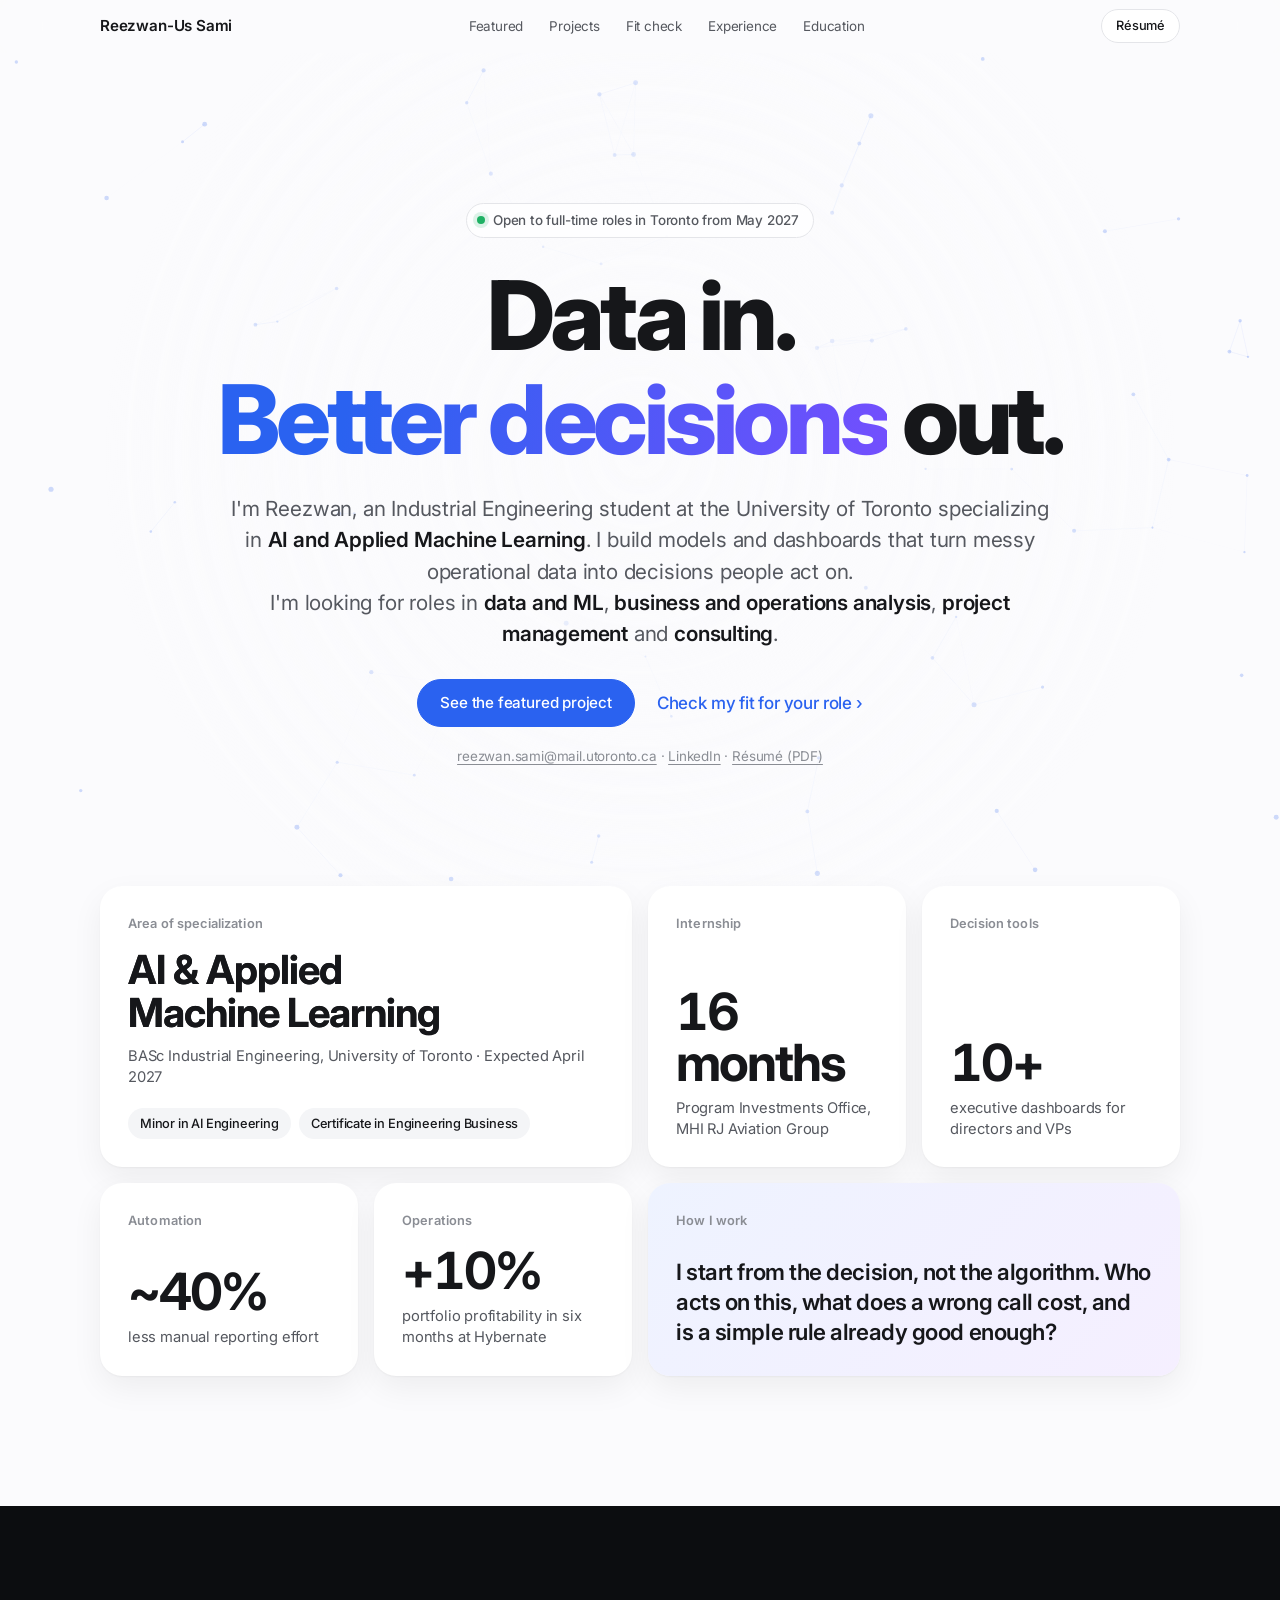
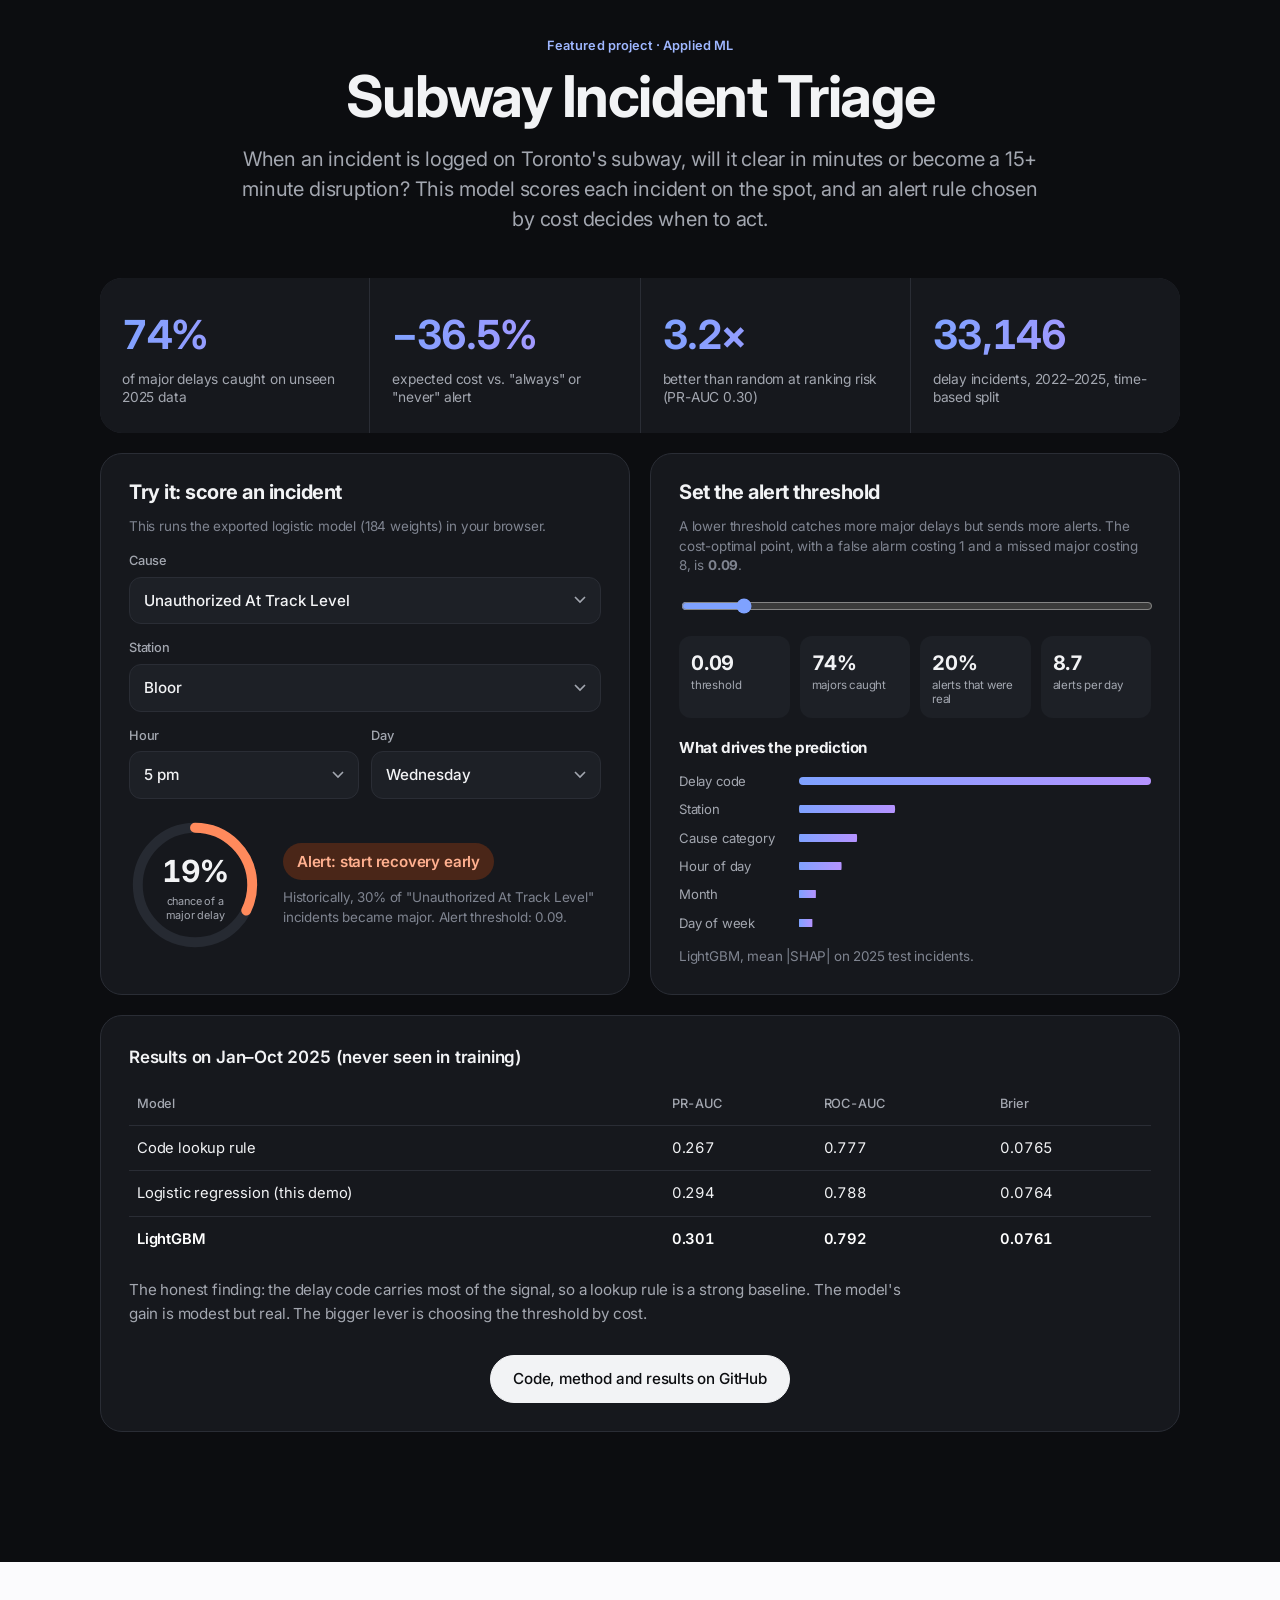
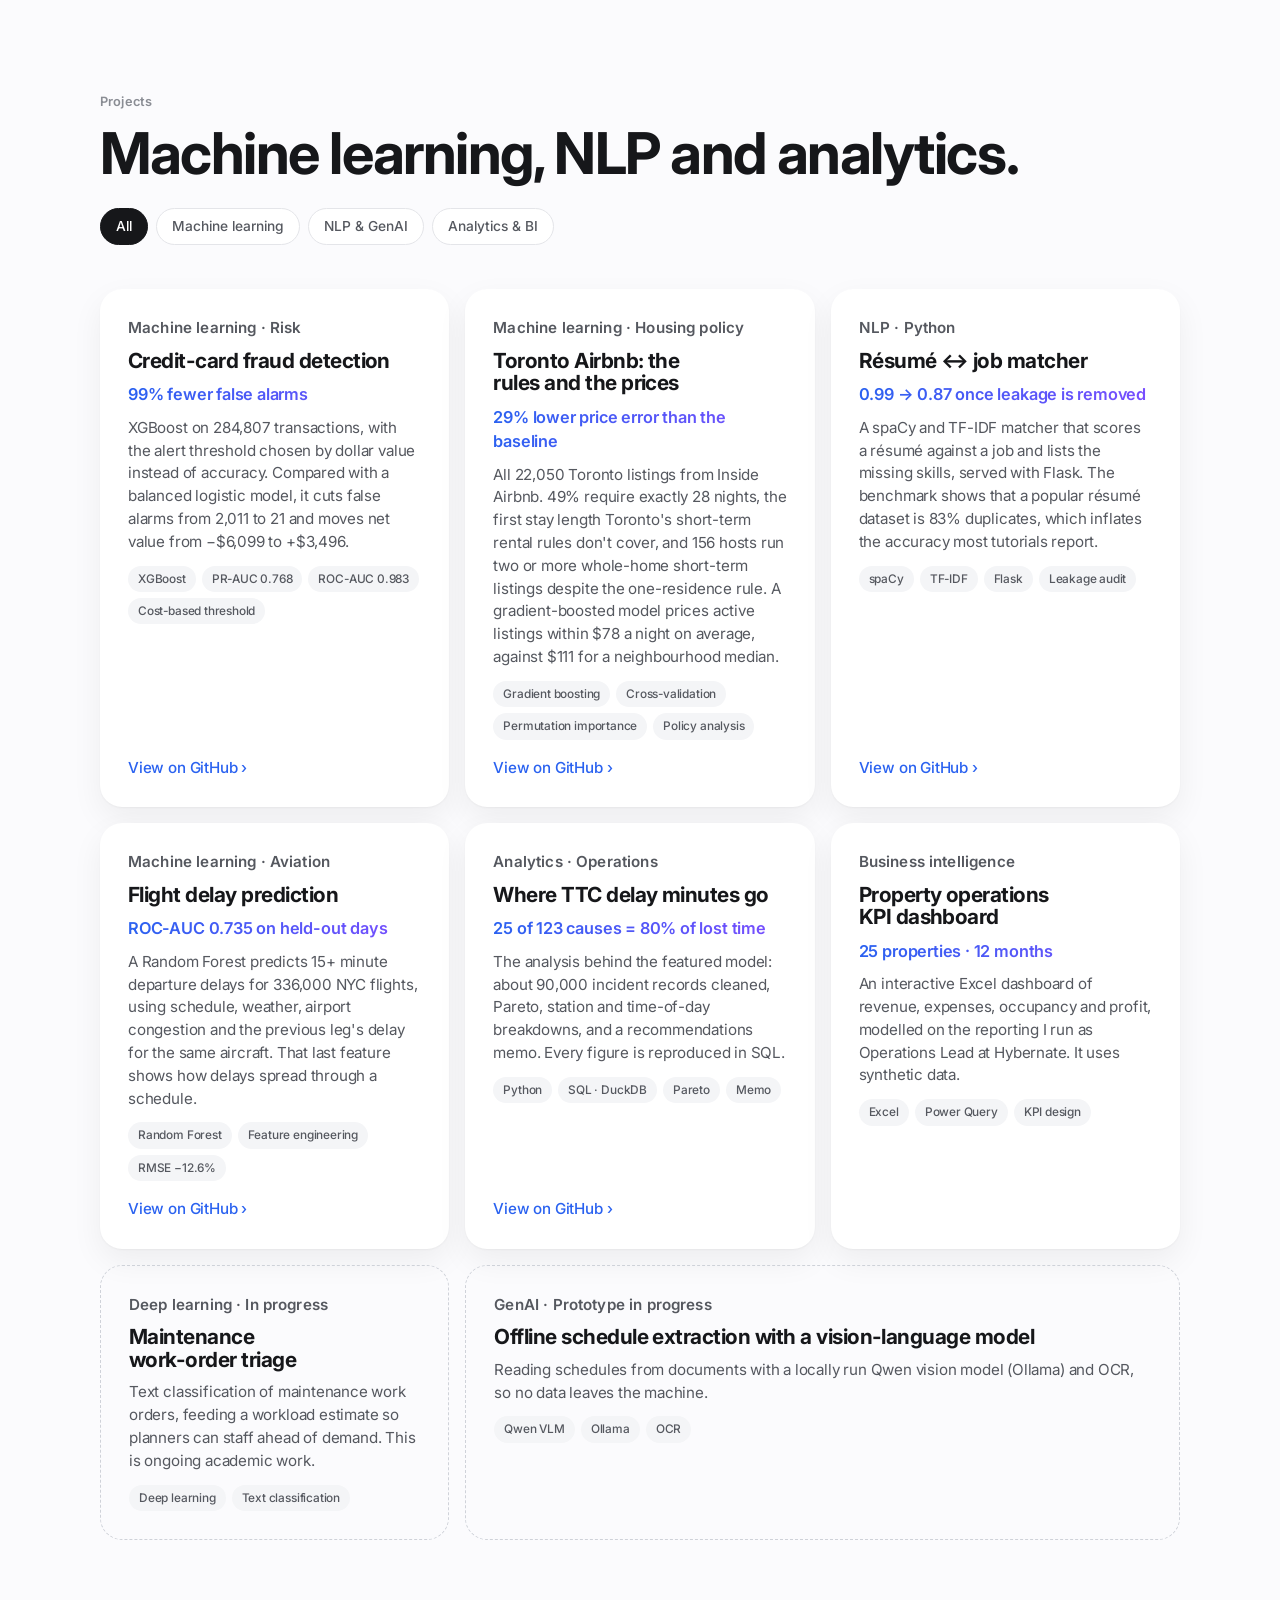
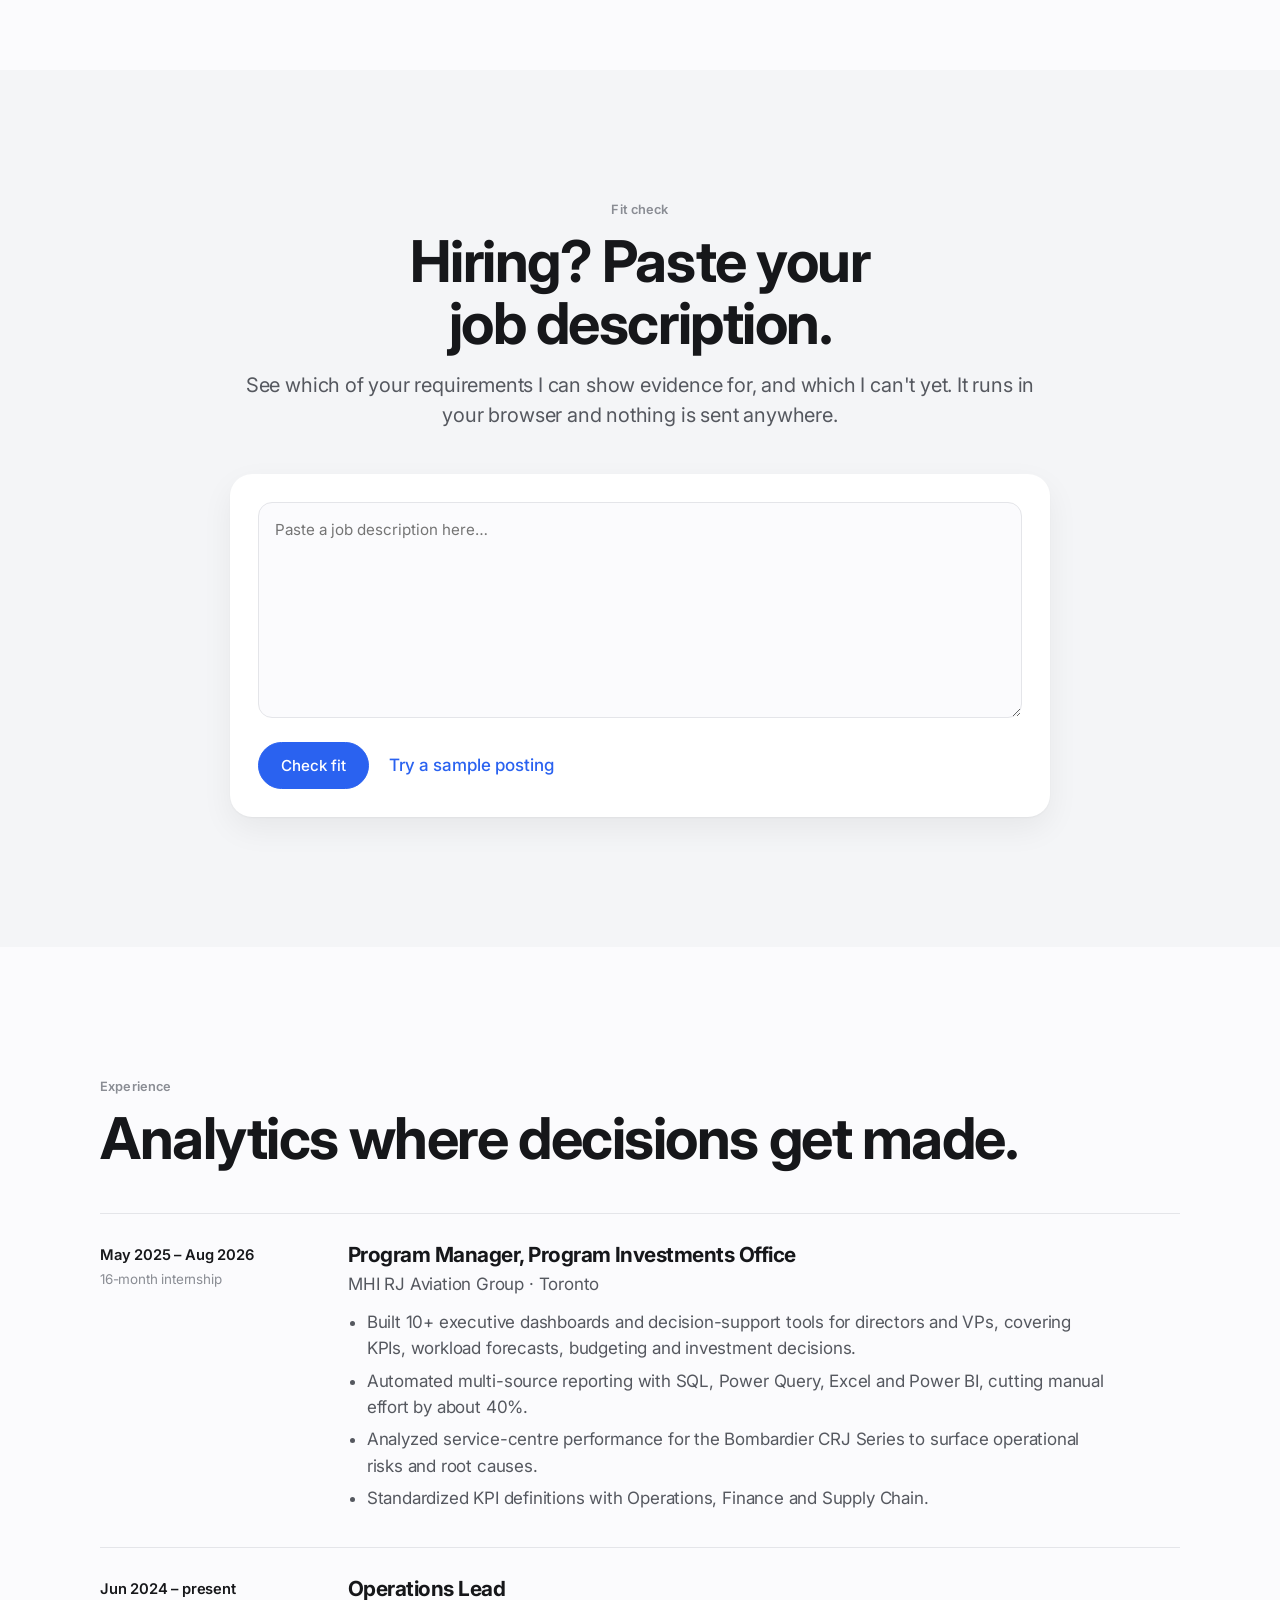
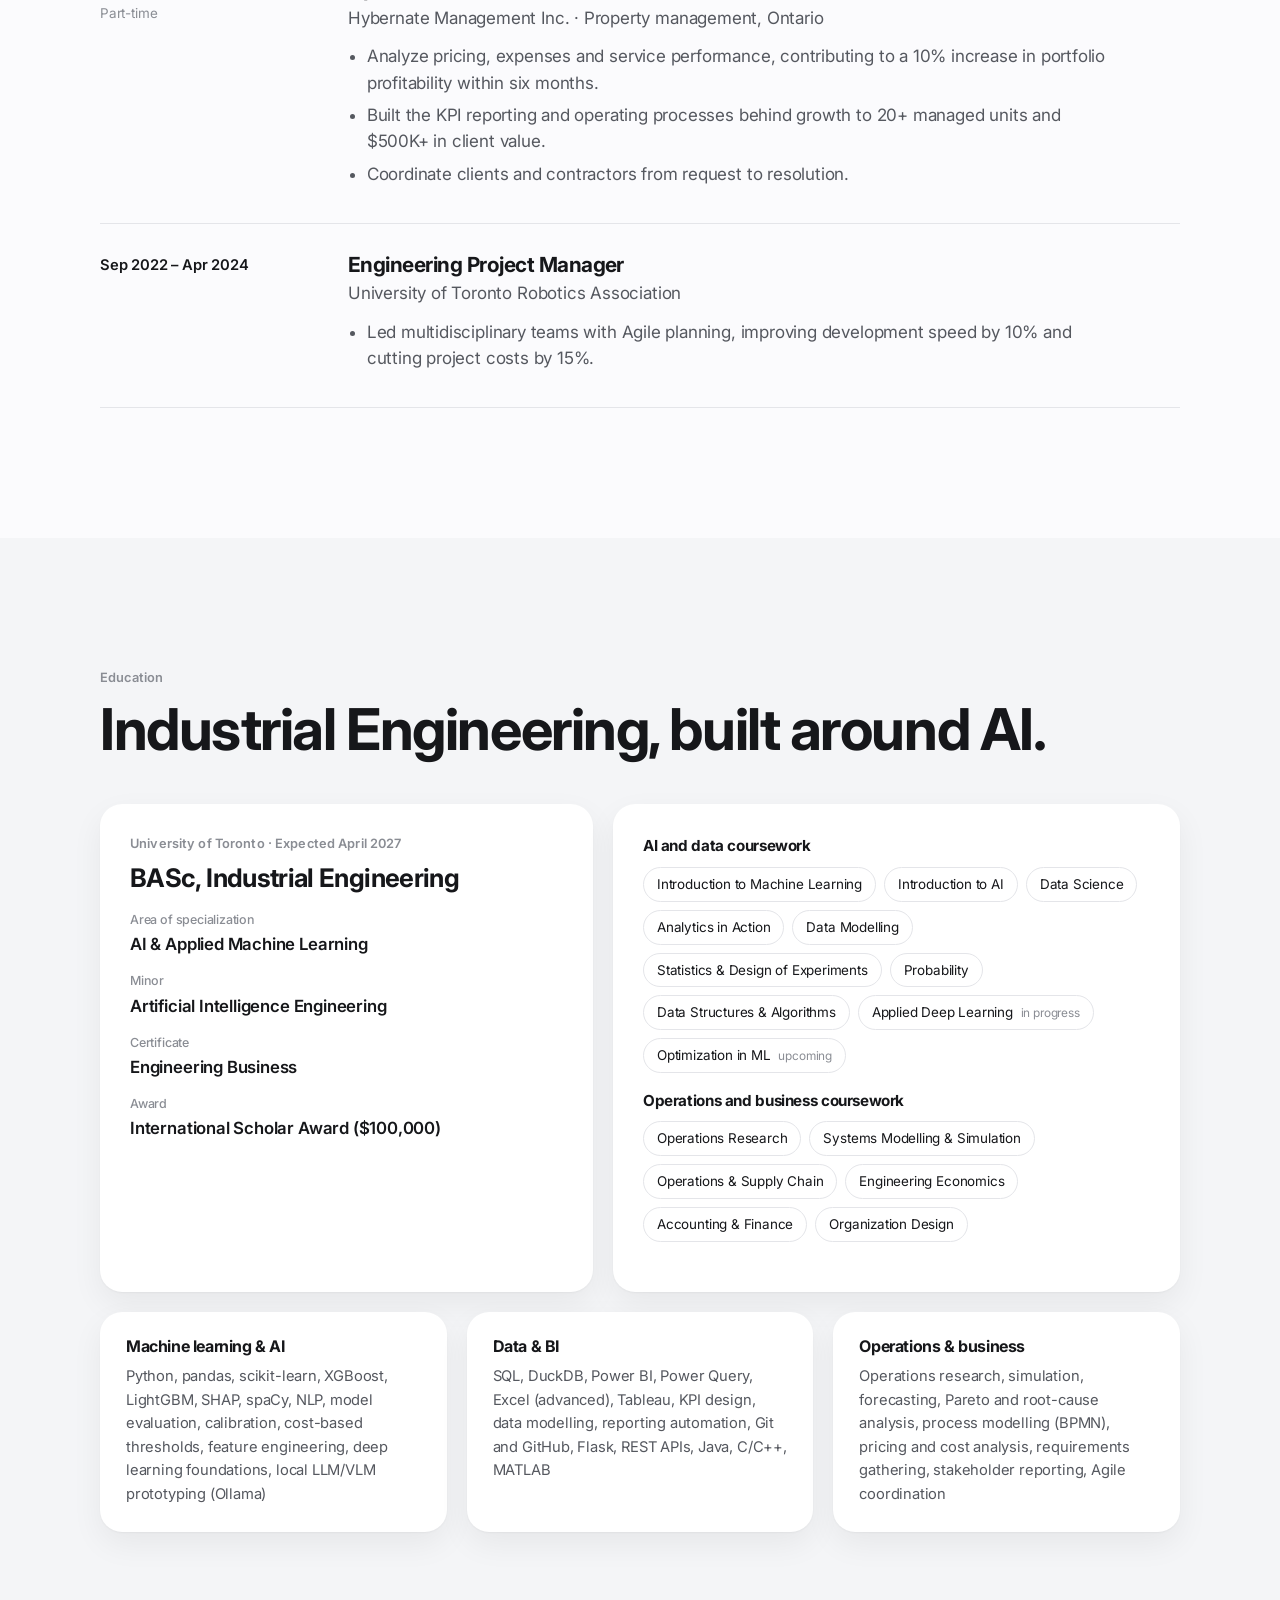
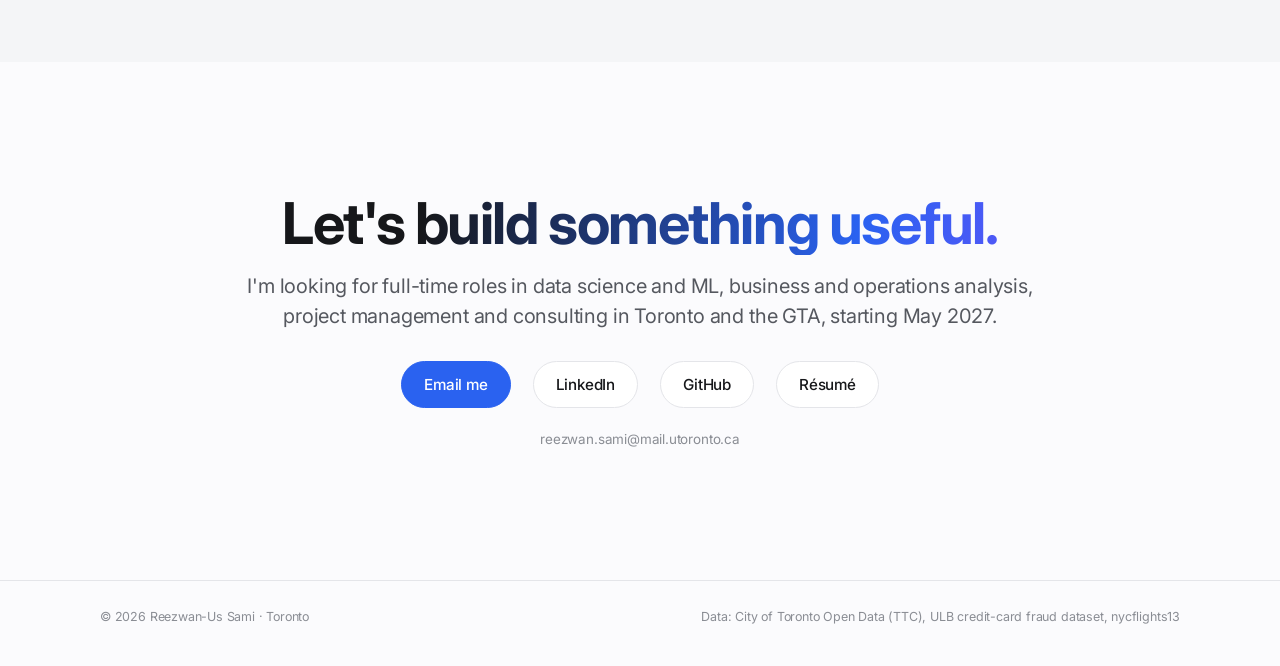
<file: index.html>
<!DOCTYPE html>
<html lang="en">
<head>
<meta charset="utf-8">
<meta name="viewport" content="width=device-width, initial-scale=1">
<title>Reezwan-Us Sami · Applied ML and Analytics</title>
<meta name="description" content="Reezwan-Us Sami: Industrial Engineering at the University of Toronto, specializing in AI and Applied Machine Learning, with a Minor in AI Engineering. Open to full-time roles in Toronto from May 2027 in data and ML, business and operations analysis, project management and consulting.">
<meta property="og:title" content="Reezwan-Us Sami · Applied ML and Analytics">
<meta property="og:description" content="Machine learning and analytics that turn operational data into decisions. University of Toronto, AI & Applied ML.">
<meta property="og:type" content="website">
<meta name="theme-color" content="#fbfbfd">
<link rel="icon" href="assets/favicon.svg" type="image/svg+xml">
<link rel="preconnect" href="https://fonts.googleapis.com">
<link rel="preconnect" href="https://fonts.gstatic.com" crossorigin>
<link href="https://fonts.googleapis.com/css2?family=Inter:wght@400;500;600;700;800&display=swap" rel="stylesheet">
<link rel="stylesheet" href="assets/style.css">
<script>document.documentElement.classList.add('js')</script>
<style>.hero-contact{margin-top:1.25rem}.hero-contact a{color:inherit;text-decoration:underline;text-underline-offset:3px}</style>
</head>
<body>

<nav class="nav" aria-label="Main">
  <div class="nav-in">
    <a class="brand" href="#top">Reezwan-Us Sami</a>
    <ul id="navlinks">
      <li><a href="#triage">Featured</a></li>
      <li><a href="#work">Projects</a></li>
      <li><a href="#matcher">Fit check</a></li>
      <li><a href="#experience">Experience</a></li>
      <li><a href="#education">Education</a></li>
    </ul>
    <div class="nav-r">
      <a class="pill sm" href="assets/Reezwan-Us_Sami_Resume.pdf">Résumé</a>
      <button class="menu" id="menuBtn" type="button" aria-label="Open menu" aria-expanded="false" aria-controls="navlinks">
        <svg viewBox="0 0 24 24" aria-hidden="true"><path d="M4 8h16M4 16h16"/></svg>
      </button>
    </div>
  </div>
</nav>

<main id="top">

<!-- HERO -->
<header class="hero">
  <canvas id="field" aria-hidden="true"></canvas>
  <div class="hero-in">
    <p class="avail"><span class="dot"></span>Open to full-time roles in Toronto from May 2027</p>
    <h1>Data in.<br><span class="grad">Better decisions</span> out.</h1>
    <p class="lead">I'm Reezwan, an Industrial Engineering student at the University of Toronto specializing in <strong>AI&nbsp;and Applied Machine Learning</strong>. I build models and dashboards that turn messy operational data into decisions people act on.</p>
    <p class="lead">I'm looking for roles in <strong>data and ML</strong>, <strong>business and operations analysis</strong>, <strong>project management</strong> and <strong>consulting</strong>.</p>
    <div class="cta">
      <a class="pill primary" href="#triage">See the featured project</a>
      <a class="link" href="#matcher">Check my fit for your role <span aria-hidden="true">›</span></a>
    </div>
    <p class="hint hero-contact"><a href="mailto:reezwan.sami@mail.utoronto.ca">reezwan.sami@mail.utoronto.ca</a> · <a href="https://www.linkedin.com/in/reezwans/">LinkedIn</a> · <a href="assets/Reezwan-Us_Sami_Resume.pdf">Résumé (PDF)</a></p>
  </div>
</header>

<!-- AT A GLANCE -->
<section class="sec glance" aria-label="At a glance">
  <div class="wrap">
    <div class="bento">
      <article class="tile t-wide reveal">
        <p class="kicker">Area of specialization</p>
        <h2>AI &amp; Applied Machine&nbsp;Learning</h2>
        <p class="muted">BASc Industrial Engineering, University of Toronto · Expected April 2027</p>
        <div class="badges"><span>Minor in AI Engineering</span><span>Certificate in Engineering Business</span></div>
      </article>
      <article class="tile reveal">
        <p class="kicker">Internship</p>
        <p class="big"><span data-count="16">16</span> months</p>
        <p class="muted">Program Investments Office, MHI RJ Aviation Group</p>
      </article>
      <article class="tile reveal">
        <p class="kicker">Decision tools</p>
        <p class="big"><span data-count="10">10</span>+</p>
        <p class="muted">executive dashboards for directors and VPs</p>
      </article>
      <article class="tile reveal">
        <p class="kicker">Automation</p>
        <p class="big">~<span data-count="40">40</span>%</p>
        <p class="muted">less manual reporting effort</p>
      </article>
      <article class="tile reveal">
        <p class="kicker">Operations</p>
        <p class="big">+<span data-count="10">10</span>%</p>
        <p class="muted">portfolio profitability in six months at Hybernate</p>
      </article>
      <article class="tile t-wide t-soft reveal">
        <p class="kicker">How I work</p>
        <p class="statement">I start from the decision, not the algorithm. Who acts on this, what does a wrong call cost, and is a simple rule already good enough?</p>
      </article>
    </div>
  </div>
</section>

<!-- FEATURED -->
<section class="sec dark" id="triage">
  <div class="wrap">
    <div class="head center reveal">
      <p class="kicker light">Featured project · Applied ML</p>
      <h2>Subway Incident Triage</h2>
      <p class="sub">When an incident is logged on Toronto's subway, will it clear in minutes or become a 15+ minute disruption? This model scores each incident on the spot, and an alert rule chosen by cost decides when to act.</p>
    </div>

    <div class="stats reveal">
      <div><b>74%</b><span>of major delays caught on unseen 2025 data</span></div>
      <div><b>−36.5%</b><span>expected cost vs. "always" or "never" alert</span></div>
      <div><b>3.2×</b><span>better than random at ranking risk (PR-AUC 0.30)</span></div>
      <div><b>33,146</b><span>delay incidents, 2022–2025, time-based split</span></div>
    </div>

    <div class="lab reveal">
      <div class="panel">
        <h3>Try it: score an incident</h3>
        <p class="hint">This runs the exported logistic model (184 weights) in your browser.</p>
        <label>Cause<select id="tCode"></select></label>
        <label>Station<select id="tStation"></select></label>
        <div class="two">
          <label>Hour<select id="tHour"></select></label>
          <label>Day<select id="tDay"></select></label>
        </div>
        <div class="result">
          <div class="ring" id="tRing" style="--p:0">
            <svg viewBox="0 0 120 120" aria-hidden="true"><circle cx="60" cy="60" r="52"/><circle class="fg" cx="60" cy="60" r="52"/></svg>
            <div><b id="tProb">–</b><span>chance of a major delay</span></div>
          </div>
          <div class="verdict">
            <p id="tVerdict" class="tag">–</p>
            <p class="hint" id="tContext"></p>
          </div>
        </div>
      </div>

      <div class="panel">
        <h3>Set the alert threshold</h3>
        <p class="hint">A lower threshold catches more major delays but sends more alerts. The cost-optimal point, with a false alarm costing 1 and a missed major costing 8, is <b id="tBest">0.09</b>.</p>
        <input type="range" id="tSlider" min="0" max="0" step="1" aria-label="Alert threshold">
        <div class="readout">
          <div><b id="rT">–</b><span>threshold</span></div>
          <div><b id="rRecall">–</b><span>majors caught</span></div>
          <div><b id="rPrec">–</b><span>alerts that were real</span></div>
          <div><b id="rAlerts">–</b><span>alerts per day</span></div>
        </div>
        <h4>What drives the prediction</h4>
        <div id="tImp" class="bars"></div>
        <p class="hint">LightGBM, mean |SHAP| on 2025 test incidents.</p>
      </div>
    </div>

    <div class="compare reveal">
      <table>
        <caption>Results on Jan–Oct 2025 (never seen in training)</caption>
        <thead><tr><th>Model</th><th>PR-AUC</th><th>ROC-AUC</th><th>Brier</th></tr></thead>
        <tbody id="tTable"></tbody>
      </table>
      <p class="note">The honest finding: the delay code carries most of the signal, so a lookup rule is a strong baseline. The model's gain is modest but real. The bigger lever is choosing the threshold by cost.</p>
      <div class="cta center">
        <a class="pill light" href="https://github.com/Reezwan95/subway-incident-triage">Code, method and results on GitHub</a>
      </div>
    </div>
  </div>
</section>

<!-- PROJECTS -->
<section class="sec" id="work">
  <div class="wrap">
    <div class="head reveal">
      <p class="kicker">Projects</p>
      <h2>Machine learning, NLP and analytics.</h2>
      <div class="chips" role="group" aria-label="Filter projects">
        <button class="chip" aria-pressed="true" data-f="all">All</button>
        <button class="chip" aria-pressed="false" data-f="ml">Machine learning</button>
        <button class="chip" aria-pressed="false" data-f="nlp">NLP &amp; GenAI</button>
        <button class="chip" aria-pressed="false" data-f="bi">Analytics &amp; BI</button>
      </div>
    </div>
    <div class="grid" id="grid">
      <article class="card reveal" data-t="ml">
        <p class="kicker">Machine learning · Risk</p>
        <h3>Credit-card fraud detection</h3>
        <p class="metric">99% fewer false alarms</p>
        <p>XGBoost on 284,807 transactions, with the alert threshold chosen by dollar value instead of accuracy. Compared with a balanced logistic model, it cuts false alarms from 2,011 to 21 and moves net value from −$6,099 to +$3,496.</p>
        <ul class="tags"><li>XGBoost</li><li>PR-AUC 0.768</li><li>ROC-AUC 0.983</li><li>Cost-based threshold</li></ul>
        <a class="link" href="https://github.com/Reezwan95/Fraud_Detection_System_ML">View on GitHub <span aria-hidden="true">›</span></a>
      </article>
      <article class="card reveal" data-t="ml">
        <p class="kicker">Machine learning · Housing policy</p>
        <h3>Toronto Airbnb: the rules and the prices</h3>
        <p class="metric">29% lower price error than the baseline</p>
        <p>All 22,050 Toronto listings from Inside Airbnb. 49% require exactly 28 nights, the first stay length Toronto's short-term rental rules don't cover, and 156 hosts run two or more whole-home short-term listings despite the one-residence rule. A gradient-boosted model prices active listings within $78 a night on average, against $111 for a neighbourhood median.</p>
        <ul class="tags"><li>Gradient boosting</li><li>Cross-validation</li><li>Permutation importance</li><li>Policy analysis</li></ul>
        <a class="link" href="https://github.com/Reezwan95/airbnb-toronto-analysis">View on GitHub <span aria-hidden="true">›</span></a>
      </article>
      <article class="card reveal" data-t="nlp">
        <p class="kicker">NLP · Python</p>
        <h3>Résumé ↔ job matcher</h3>
        <p class="metric">0.99 → 0.87 once leakage is removed</p>
        <p>A spaCy and TF-IDF matcher that scores a résumé against a job and lists the missing skills, served with Flask. The benchmark shows that a popular résumé dataset is 83% duplicates, which inflates the accuracy most tutorials report.</p>
        <ul class="tags"><li>spaCy</li><li>TF-IDF</li><li>Flask</li><li>Leakage audit</li></ul>
        <a class="link" href="https://github.com/Reezwan95/resume-job-matcher">View on GitHub <span aria-hidden="true">›</span></a>
      </article>
      <article class="card reveal" data-t="ml">
        <p class="kicker">Machine learning · Aviation</p>
        <h3>Flight delay prediction</h3>
        <p class="metric">ROC-AUC 0.735 on held-out days</p>
        <p>A Random Forest predicts 15+ minute departure delays for 336,000 NYC flights, using schedule, weather, airport congestion and the previous leg's delay for the same aircraft. That last feature shows how delays spread through a schedule.</p>
        <ul class="tags"><li>Random Forest</li><li>Feature engineering</li><li>RMSE −12.6%</li></ul>
        <a class="link" href="https://github.com/Reezwan95/US_Flight-Delays_Weather_Analytics">View on GitHub <span aria-hidden="true">›</span></a>
      </article>
      <article class="card reveal" data-t="bi">
        <p class="kicker">Analytics · Operations</p>
        <h3>Where TTC delay minutes go</h3>
        <p class="metric">25 of 123 causes = 80% of lost time</p>
        <p>The analysis behind the featured model: about 90,000 incident records cleaned, Pareto, station and time-of-day breakdowns, and a recommendations memo. Every figure is reproduced in SQL.</p>
        <ul class="tags"><li>Python</li><li>SQL · DuckDB</li><li>Pareto</li><li>Memo</li></ul>
        <a class="link" href="https://github.com/Reezwan95/ttc-subway-delay-analysis">View on GitHub <span aria-hidden="true">›</span></a>
      </article>
      <article class="card reveal" data-t="bi">
        <p class="kicker">Business intelligence</p>
        <h3>Property operations KPI dashboard</h3>
        <p class="metric">25 properties · 12 months</p>
        <p>An interactive Excel dashboard of revenue, expenses, occupancy and profit, modelled on the reporting I run as Operations Lead at Hybernate. It uses synthetic data.</p>
        <ul class="tags"><li>Excel</li><li>Power Query</li><li>KPI design</li></ul>
      </article>
      <article class="card wip reveal" data-t="nlp">
        <p class="kicker">Deep learning · In progress</p>
        <h3>Maintenance work-order triage</h3>
        <p>Text classification of maintenance work orders, feeding a workload estimate so planners can staff ahead of demand. This is ongoing academic work.</p>
        <ul class="tags"><li>Deep learning</li><li>Text classification</li></ul>
      </article>
      <article class="card wip reveal" data-t="nlp">
        <p class="kicker">GenAI · Prototype in progress</p>
        <h3>Offline schedule extraction with a vision-language model</h3>
        <p>Reading schedules from documents with a locally run Qwen vision model (Ollama) and OCR, so no data leaves the machine.</p>
        <ul class="tags"><li>Qwen VLM</li><li>Ollama</li><li>OCR</li></ul>
      </article>
    </div>
  </div>
</section>

<!-- JD MATCHER -->
<section class="sec soft" id="matcher">
  <div class="wrap narrow">
    <div class="head center reveal">
      <p class="kicker">Fit check</p>
      <h2>Hiring? Paste your job description.</h2>
      <p class="sub">See which of your requirements I can show evidence for, and which I can't yet. It runs in your browser and nothing is sent anywhere.</p>
    </div>
    <div class="matcher reveal">
      <textarea id="jd" rows="8" placeholder="Paste a job description here…"></textarea>
      <div class="m-actions">
        <button class="pill primary" id="jdGo" type="button">Check fit</button>
        <button class="link" id="jdSample" type="button">Try a sample posting</button>
      </div>
      <div id="jdOut" class="m-out" hidden>
        <div class="m-score"><b id="jdPct">–</b><span id="jdSum"></span></div>
        <div class="m-cols">
          <div><h4>Where I have evidence</h4><ul id="jdHave" class="ev"></ul></div>
          <div><h4>Not on my résumé yet</h4><ul id="jdGap" class="gap"></ul><p class="hint">Listed honestly, since these are what I'd learn first in the role.</p></div>
        </div>
      </div>
    </div>
  </div>
</section>

<!-- EXPERIENCE -->
<section class="sec" id="experience">
  <div class="wrap">
    <div class="head reveal">
      <p class="kicker">Experience</p>
      <h2>Analytics where decisions get made.</h2>
    </div>
    <div class="xp">
      <article class="job reveal">
        <div class="when">May 2025 – Aug 2026<span>16-month internship</span></div>
        <div>
          <h3>Program Manager, Program Investments Office</h3>
          <p class="org">MHI RJ Aviation Group · Toronto</p>
          <ul>
            <li>Built 10+ executive dashboards and decision-support tools for directors and VPs, covering KPIs, workload forecasts, budgeting and investment decisions.</li>
            <li>Automated multi-source reporting with SQL, Power Query, Excel and Power BI, cutting manual effort by about 40%.</li>
            <li>Analyzed service-centre performance for the Bombardier CRJ Series to surface operational risks and root causes.</li>
            <li>Standardized KPI definitions with Operations, Finance and Supply Chain.</li>
          </ul>
        </div>
      </article>
      <article class="job reveal">
        <div class="when">Jun 2024 – present<span>Part-time</span></div>
        <div>
          <h3>Operations Lead</h3>
          <p class="org">Hybernate Management Inc. · Property management, Ontario</p>
          <ul>
            <li>Analyze pricing, expenses and service performance, contributing to a 10% increase in portfolio profitability within six months.</li>
            <li>Built the KPI reporting and operating processes behind growth to 20+ managed units and $500K+ in client value.</li>
            <li>Coordinate clients and contractors from request to resolution.</li>
          </ul>
        </div>
      </article>
      <article class="job reveal">
        <div class="when">Sep 2022 – Apr 2024</div>
        <div>
          <h3>Engineering Project Manager</h3>
          <p class="org">University of Toronto Robotics Association</p>
          <ul>
            <li>Led multidisciplinary teams with Agile planning, improving development speed by 10% and cutting project costs by 15%.</li>
          </ul>
        </div>
      </article>
    </div>
  </div>
</section>

<!-- EDUCATION + SKILLS -->
<section class="sec soft" id="education">
  <div class="wrap">
    <div class="head reveal">
      <p class="kicker">Education</p>
      <h2>Industrial Engineering, built around AI.</h2>
    </div>
    <div class="edu reveal">
      <div class="edu-main">
        <p class="kicker">University of Toronto · Expected April 2027</p>
        <h3>BASc, Industrial Engineering</h3>
        <dl>
          <div><dt>Area of specialization</dt><dd>AI &amp; Applied Machine Learning</dd></div>
          <div><dt>Minor</dt><dd>Artificial Intelligence Engineering</dd></div>
          <div><dt>Certificate</dt><dd>Engineering Business</dd></div>
          <div><dt>Award</dt><dd>International Scholar Award ($100,000)</dd></div>
        </dl>
      </div>
      <div>
        <h4>AI and data coursework</h4>
        <ul class="chips static">
          <li>Introduction to Machine Learning</li><li>Introduction to AI</li><li>Data Science</li><li>Analytics in Action</li><li>Data Modelling</li><li>Statistics &amp; Design of Experiments</li><li>Probability</li><li>Data Structures &amp; Algorithms</li><li>Applied Deep Learning <em>in progress</em></li><li>Optimization in ML <em>upcoming</em></li>
        </ul>
        <h4>Operations and business coursework</h4>
        <ul class="chips static">
          <li>Operations Research</li><li>Systems Modelling &amp; Simulation</li><li>Operations &amp; Supply Chain</li><li>Engineering Economics</li><li>Accounting &amp; Finance</li><li>Organization Design</li>
        </ul>
      </div>
    </div>

    <div class="skills">
      <article class="reveal"><h4>Machine learning &amp; AI</h4><p>Python, pandas, scikit-learn, XGBoost, LightGBM, SHAP, spaCy, NLP, model evaluation, calibration, cost-based thresholds, feature engineering, deep learning foundations, local LLM/VLM prototyping (Ollama)</p></article>
      <article class="reveal"><h4>Data &amp; BI</h4><p>SQL, DuckDB, Power BI, Power Query, Excel (advanced), Tableau, KPI design, data modelling, reporting automation, Git and GitHub, Flask, REST APIs, Java, C/C++, MATLAB</p></article>
      <article class="reveal"><h4>Operations &amp; business</h4><p>Operations research, simulation, forecasting, Pareto and root-cause analysis, process modelling (BPMN), pricing and cost analysis, requirements gathering, stakeholder reporting, Agile coordination</p></article>
    </div>
  </div>
</section>

<!-- CONTACT -->
<section class="sec contact" id="contact">
  <div class="wrap center reveal">
    <h2>Let's build something useful.</h2>
    <p class="sub">I'm looking for full-time roles in data science and ML, business and operations analysis, project management and consulting in Toronto and the GTA, starting May 2027.</p>
    <div class="cta center">
      <a class="pill primary" href="mailto:reezwan.sami@mail.utoronto.ca">Email me</a>
      <a class="pill" href="https://www.linkedin.com/in/reezwans/">LinkedIn</a>
      <a class="pill" href="https://github.com/Reezwan95">GitHub</a>
      <a class="pill" href="assets/Reezwan-Us_Sami_Resume.pdf">Résumé</a>
    </div>
    <p class="hint">reezwan.sami@mail.utoronto.ca</p>
  </div>
</section>
</main>

<footer>
  <div class="wrap">
    <span>© 2026 Reezwan-Us Sami · Toronto</span>
    <span>Data: City of Toronto Open Data (TTC), ULB credit-card fraud dataset, nycflights13</span>
  </div>
</footer>

<script src="assets/triage.js"></script>
<script src="assets/main.js"></script>
</body>
</html>
</file>
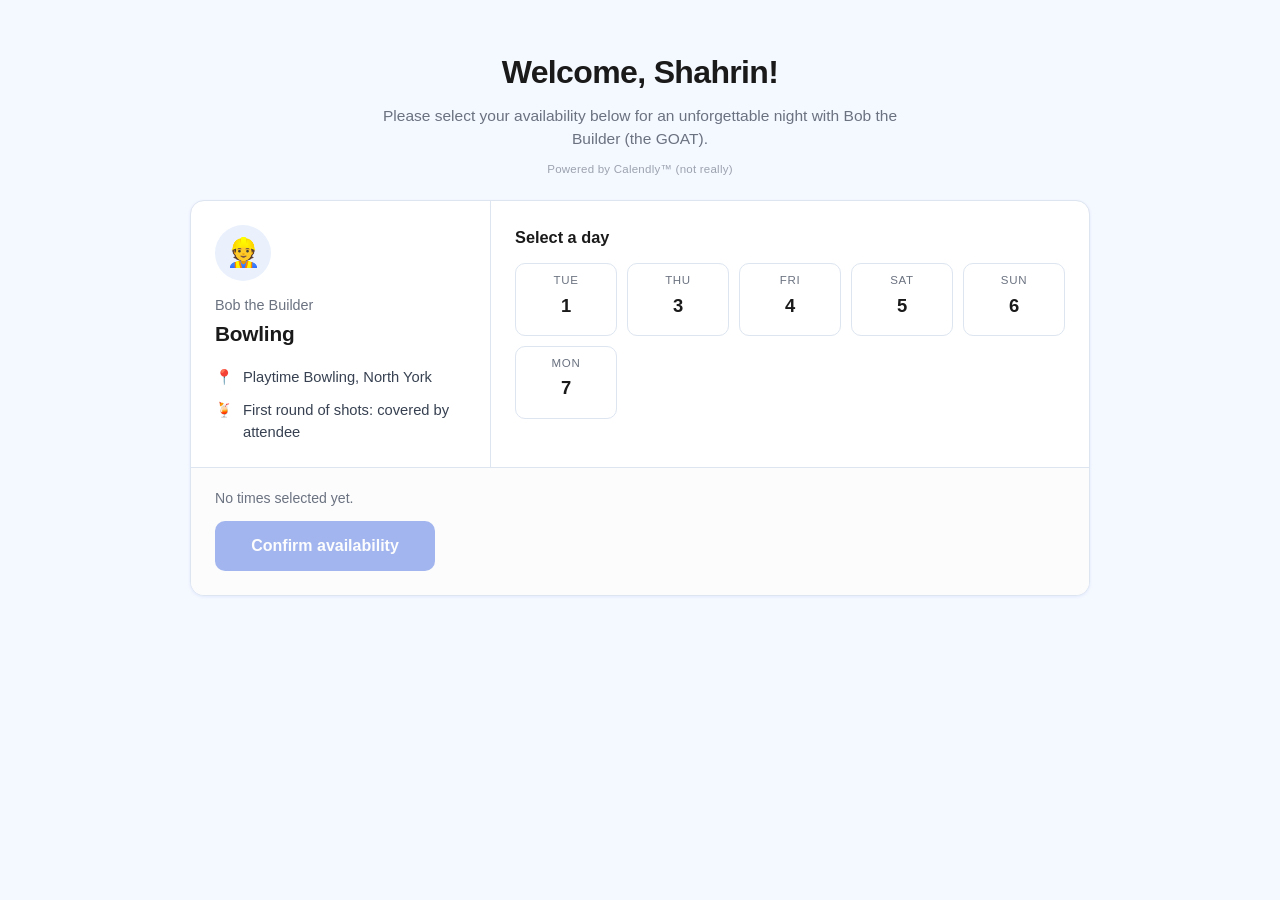
<file: bowling/index.html>
<!DOCTYPE html>
<html lang="en">
<head>
<meta charset="utf-8">
<meta name="viewport" content="width=device-width, initial-scale=1">
<title>Bowling with Bob the Builder</title>
<style>
  :root{
    --accent:#1d4ed8;
    --accent-soft:#eaf1fd;
    --ink:#1a1a1a;
    --muted:#6b7280;
    --line:#dde5f0;
    --bg:#f4f8ff;
  }
  *{box-sizing:border-box;-webkit-tap-highlight-color:transparent}
  body{
    margin:0;padding:20px 14px 48px;
    background:var(--bg);color:var(--ink);
    font-family:-apple-system,BlinkMacSystemFont,"Segoe UI",Roboto,Helvetica,Arial,sans-serif;
    line-height:1.5;
  }
  .wrap{max-width:900px;margin:0 auto}
  header{text-align:center;margin:8px 0 22px}
  h1{font-size:1.6rem;margin:0 0 8px;letter-spacing:-.02em}
  .sub{color:var(--muted);margin:0 auto;max-width:34em;font-size:.97rem}
  .fine{color:#9ca3af;font-size:.72rem;margin-top:10px;letter-spacing:.02em}
  .card{
    background:#fff;border:1px solid var(--line);border-radius:14px;
    box-shadow:0 1px 3px rgba(29,78,216,.08);overflow:hidden;
  }
  .grid{display:flex;flex-direction:column}
  .host{padding:24px;border-bottom:1px solid var(--line)}
  .avatar{
    width:56px;height:56px;border-radius:50%;background:var(--accent-soft);
    display:flex;align-items:center;justify-content:center;font-size:28px;margin-bottom:14px;
  }
  .hostname{color:var(--muted);font-size:.9rem;margin:0}
  .event{font-size:1.3rem;font-weight:650;margin:2px 0 16px;letter-spacing:-.01em}
  .meta{list-style:none;padding:0;margin:0;display:grid;gap:11px}
  .meta li{display:flex;gap:10px;font-size:.92rem;color:#374151;align-items:flex-start}
  .meta span.ico{flex:0 0 1.2em}
  .picker{padding:24px}
  .label{font-weight:650;font-size:1.02rem;margin:0 0 14px}
  .dates{display:grid;grid-template-columns:repeat(auto-fit,minmax(88px,1fr));gap:10px}
  .date{
    min-height:62px;border:1px solid var(--line);background:#fff;border-radius:10px;
    cursor:pointer;font:inherit;color:var(--ink);padding:8px 4px;
    display:flex;flex-direction:column;align-items:center;justify-content:center;gap:2px;
    transition:border-color .15s,background .15s;
  }
  .date .dow{font-size:.72rem;text-transform:uppercase;letter-spacing:.06em;color:var(--muted)}
  .date .num{font-size:1.15rem;font-weight:650}
  .date:hover{border-color:var(--accent);background:var(--accent-soft)}
  .date.open{border-color:var(--accent);background:var(--accent);color:#fff}
  .date.open .dow{color:rgba(255,255,255,.8)}
  .date.has{border-color:var(--accent)}
  .dot{width:5px;height:5px;border-radius:50%;background:var(--accent);margin-top:1px}
  .date.open .dot{background:#fff}
  .slots{margin-top:18px;display:none}
  .slots.show{display:block}
  .slots h3{font-size:.86rem;font-weight:650;color:var(--muted);margin:0 0 10px;text-transform:uppercase;letter-spacing:.05em}
  .slotgrid{display:grid;grid-template-columns:repeat(auto-fit,minmax(104px,1fr));gap:10px}
  .slot{
    min-height:46px;border:1px solid var(--accent);background:#fff;color:var(--accent);
    border-radius:10px;font:inherit;font-weight:600;cursor:pointer;
    transition:background .15s,color .15s;
  }
  .slot:hover{background:var(--accent-soft)}
  .slot.sel{background:var(--accent);color:#fff}
  .footer{padding:20px 24px 24px;border-top:1px solid var(--line);background:#fcfcfd}
  .count{font-size:.88rem;color:var(--muted);margin:0 0 12px;min-height:1.3em}
  .btn{
    width:100%;min-height:50px;border:0;border-radius:10px;background:var(--accent);color:#fff;
    font:inherit;font-weight:650;font-size:1rem;cursor:pointer;transition:opacity .15s;
  }
  .btn:disabled{opacity:.4;cursor:not-allowed}
  .btn.ghost{background:#fff;color:var(--accent);border:1px solid var(--accent);margin-top:12px}
  .done{padding:40px 24px;text-align:center;display:none}
  .done.show{display:block}
  .check{
    width:62px;height:62px;border-radius:50%;background:var(--accent-soft);color:var(--accent);
    display:flex;align-items:center;justify-content:center;font-size:34px;margin:0 auto 18px;
  }
  .done h2{margin:0 0 8px;font-size:1.3rem;letter-spacing:-.01em}
  .done .list{
    list-style:none;padding:16px;margin:20px auto;max-width:360px;text-align:left;
    background:var(--accent-soft);border-radius:10px;display:grid;gap:8px;font-size:.93rem;
  }
  .done .note{color:var(--muted);font-size:.93rem;margin:0}
  .toast{
    position:fixed;left:50%;bottom:28px;transform:translate(-50%,20px);
    background:#111827;color:#fff;padding:10px 18px;border-radius:999px;font-size:.88rem;
    opacity:0;pointer-events:none;transition:opacity .2s,transform .2s;
  }
  .toast.show{opacity:1;transform:translate(-50%,0)}
  @media(min-width:760px){
    body{padding-top:40px}
    h1{font-size:2rem}
    .grid{flex-direction:row}
    .host{flex:0 0 300px;border-bottom:0;border-right:1px solid var(--line)}
    .picker{flex:1}
    .footer{padding:20px 24px 24px}
    .btn{width:auto;min-width:220px;padding:0 28px}
    .btn.ghost{margin-top:0;margin-left:12px}
  }
</style>
</head>
<body>
<div class="wrap">
  <header>
    <h1>Welcome, Shahrin!</h1>
    <p class="sub">Please select your availability below for an unforgettable night with Bob the Builder (the GOAT).</p>
    <p class="fine">Powered by Calendly&trade; (not really)</p>
  </header>

  <div class="card">
    <div id="booking">
      <div class="grid">
        <div class="host">
          <div class="avatar">&#128119;</div>
          <p class="hostname">Bob the Builder</p>
          <p class="event">Bowling</p>
          <ul class="meta">
            <li><span class="ico">&#128205;</span><span>Playtime Bowling, North York</span></li>
            <li><span class="ico">&#127865;</span><span>First round of shots: covered by attendee</span></li>
          </ul>
        </div>

        <div class="picker">
          <p class="label">Select a day</p>
          <div class="dates" id="dates"></div>
          <div class="slots" id="slots">
            <h3 id="slotsHead">Times</h3>
            <div class="slotgrid" id="slotgrid"></div>
          </div>
        </div>
      </div>
      <div class="footer">
        <p class="count" id="count">No times selected yet.</p>
        <button class="btn" id="confirm" disabled>Confirm availability</button>
      </div>
    </div>

    <div class="done" id="done">
      <div class="check">&#10003;</div>
      <h2>Booking request received.</h2>
      <ul class="list" id="picks"></ul>
      <p class="note">Bob has been notified. He is already practicing.</p>
      <button class="btn ghost" id="copy" style="max-width:260px;margin:20px auto 0;display:block">Copy my picks</button>
    </div>
  </div>
</div>

<div class="toast" id="toast">copied!</div>

<script>
const ENDPOINT = 'https://script.google.com/macros/s/AKfycbwKlfSgL03c9ojdyU0VOgbidSIDBs5UpyONxhGwacdzscOz-DCj0AxfOUiU-Wn13MMu8w/exec';

const DAYS = [
  {dow:'Tue', num:1, label:'Tue Dec 1', from:18*60, to:21*60+30},
  {dow:'Thu', num:3, label:'Thu Dec 3', from:20*60+30, to:21*60+30},
  {dow:'Fri', num:4, label:'Fri Dec 4', from:19*60+30, to:21*60+30},
  {dow:'Sat', num:5, label:'Sat Dec 5', from:16*60, to:21*60+30},
  {dow:'Sun', num:6, label:'Sun Dec 6', from:12*60, to:21*60+30},
  {dow:'Mon', num:7, label:'Mon Dec 7', from:18*60, to:21*60+30}
];

function fmt(mins){
  let h = Math.floor(mins / 60), m = mins % 60;
  const ap = h >= 12 ? 'PM' : 'AM';
  h = h % 12; if (h === 0) h = 12;
  return h + ':' + (m < 10 ? '0' + m : m) + ' ' + ap;
}

const TIMES_BY_DAY = {};
DAYS.forEach(function(d){
  const out = [];
  for (let t = d.from; t <= d.to; t += 30) out.push(fmt(t));
  TIMES_BY_DAY[d.label] = out;
});

const picked = {};
DAYS.forEach(function(d){ picked[d.label] = []; });
let openDay = null;

const datesEl = document.getElementById('dates');
const slotsEl = document.getElementById('slots');
const slotgridEl = document.getElementById('slotgrid');
const slotsHead = document.getElementById('slotsHead');
const countEl = document.getElementById('count');
const confirmBtn = document.getElementById('confirm');

DAYS.forEach(function(d){
  const b = document.createElement('button');
  b.className = 'date';
  b.dataset.label = d.label;
  b.innerHTML = '<span class="dow">' + d.dow + '</span><span class="num">' + d.num + '</span>';
  const dot = document.createElement('span');
  dot.className = 'dot';
  dot.style.visibility = 'hidden';
  b.appendChild(dot);
  b.addEventListener('click', function(){ openDayView(d.label); });
  datesEl.appendChild(b);
});

function openDayView(label){
  openDay = label;
  Array.prototype.forEach.call(datesEl.children, function(el){
    el.classList.toggle('open', el.dataset.label === label);
  });
  slotsHead.textContent = label.replace('Dec', 'December') + ' — pick any that work';
  slotgridEl.innerHTML = '';
  TIMES_BY_DAY[label].forEach(function(t){
    const s = document.createElement('button');
    s.className = 'slot' + (picked[label].indexOf(t) > -1 ? ' sel' : '');
    s.textContent = t;
    s.addEventListener('click', function(){
      const i = picked[label].indexOf(t);
      if (i > -1) { picked[label].splice(i, 1); s.classList.remove('sel'); }
      else { picked[label].push(t); s.classList.add('sel'); }
      refresh();
    });
    slotgridEl.appendChild(s);
  });
  slotsEl.classList.add('show');
  refresh();
}

function selection(){
  const out = [];
  DAYS.forEach(function(d){
    TIMES_BY_DAY[d.label].forEach(function(t){
      if (picked[d.label].indexOf(t) > -1) out.push(d.label + ' — ' + t);
    });
  });
  return out;
}

function refresh(){
  Array.prototype.forEach.call(datesEl.children, function(el){
    const has = picked[el.dataset.label].length > 0;
    el.classList.toggle('has', has && !el.classList.contains('open'));
    el.querySelector('.dot').style.visibility = has ? 'visible' : 'hidden';
  });
  const n = selection().length;
  countEl.textContent = n === 0
    ? 'No times selected yet.'
    : n + (n === 1 ? ' time selected.' : ' times selected.');
  confirmBtn.disabled = n === 0;
}

function asText(){
  return 'Shahrin’s availability for bowling:\n' + selection().map(function(s){ return '• ' + s; }).join('\n');
}

confirmBtn.addEventListener('click', function(){
  const slots = selection();
  if (!slots.length) return;

  try {
    fetch(ENDPOINT, {
      method: 'POST',
      mode: 'no-cors',
      body: JSON.stringify({ name: 'Shahrin', slots: slots })
    });
  } catch (err) { /* opaque by design; confirmation shows regardless */ }

  const list = document.getElementById('picks');
  list.innerHTML = '';
  slots.forEach(function(s){
    const li = document.createElement('li');
    li.textContent = s;
    list.appendChild(li);
  });

  document.getElementById('booking').style.display = 'none';
  document.getElementById('done').classList.add('show');
  window.scrollTo({ top: 0, behavior: 'smooth' });
});

document.getElementById('copy').addEventListener('click', function(){
  const text = asText();
  const toast = document.getElementById('toast');
  function show(){
    toast.classList.add('show');
    setTimeout(function(){ toast.classList.remove('show'); }, 1600);
  }
  if (navigator.clipboard && navigator.clipboard.writeText) {
    navigator.clipboard.writeText(text).then(show, fallback);
  } else { fallback(); }
  function fallback(){
    const ta = document.createElement('textarea');
    ta.value = text;
    ta.style.position = 'fixed';
    ta.style.opacity = '0';
    document.body.appendChild(ta);
    ta.select();
    try { document.execCommand('copy'); } catch (e) {}
    document.body.removeChild(ta);
    show();
  }
});

refresh();
</script>
</body>
</html>
</file>
<file: assets/style.css>
/* Reezwan-Us Sami: portfolio.
   Quiet surfaces, generous space, one blue accent and a soft blue-violet gradient for emphasis. */
:root{
  --bg:#fbfbfd; --bg-soft:#f4f5f7; --card:#fff; --ink:#16171a; --ink-2:#55585f; --ink-3:#8a8d94;
  --line:#e4e5e9; --accent:#2a62f0; --accent-ink:#fff; --violet:#7b4dff;
  --dark:#0c0d10; --dark-2:#16181d; --dark-line:#2a2d35; --dark-ink:#f2f3f5; --dark-ink-2:#a3a7b0;
  --radius:22px; --radius-sm:14px;
  --font:"Inter",-apple-system,BlinkMacSystemFont,"Segoe UI",Roboto,Helvetica,Arial,sans-serif;
  --ease:cubic-bezier(.22,.8,.24,1);
  --shadow:0 1px 2px rgba(16,18,24,.04),0 12px 32px rgba(16,18,24,.06);
}
*,*::before,*::after{box-sizing:border-box}
html{scroll-behavior:smooth;scroll-padding-top:64px;-webkit-text-size-adjust:100%}
@media (prefers-reduced-motion:reduce){html{scroll-behavior:auto}}
body{margin:0;background:var(--bg);color:var(--ink);font:400 17px/1.55 var(--font);letter-spacing:-.011em;-webkit-font-smoothing:antialiased;text-rendering:optimizeLegibility}
h1,h2,h3,h4{margin:0;line-height:1.08;letter-spacing:-.025em;font-weight:700;text-wrap:balance}
p{margin:0}
a{color:var(--accent);text-decoration:none}
a:hover{text-decoration:underline;text-underline-offset:3px}
button,select,input,textarea{font:inherit;color:inherit}
:focus-visible{outline:2px solid var(--accent);outline-offset:3px;border-radius:8px}
.wrap{width:min(1080px,100% - 44px);margin-inline:auto}
.wrap.narrow{width:min(820px,100% - 44px)}
.center{text-align:center}
.muted{color:var(--ink-2)}
.hint{color:var(--ink-3);font-size:.84rem;line-height:1.45}
.kicker{font-size:.8rem;font-weight:600;color:var(--ink-3);letter-spacing:.01em;margin-bottom:10px}
.kicker.light{color:#9fb7ff}

/* nav */
.nav{position:sticky;top:0;z-index:50;background:rgba(251,251,253,.72);backdrop-filter:saturate(1.8) blur(20px);-webkit-backdrop-filter:saturate(1.8) blur(20px);border-bottom:1px solid transparent;transition:border-color .3s}
.nav.scrolled{border-bottom-color:rgba(0,0,0,.08)}
.nav-in{width:min(1080px,100% - 44px);margin:auto;height:52px;display:flex;align-items:center;justify-content:space-between;gap:16px}
.brand{font-weight:600;color:var(--ink);font-size:.95rem}
.brand:hover{text-decoration:none}
.nav ul{display:flex;gap:2px;list-style:none;margin:0;padding:0}
.nav ul a{display:block;padding:6px 12px;color:var(--ink-2);font-size:.84rem;border-radius:980px;transition:color .2s,background .2s}
.nav ul a:hover,.nav ul a.active{color:var(--ink);background:rgba(0,0,0,.05);text-decoration:none}
.nav-r{display:flex;align-items:center;gap:8px}
.menu{display:none;width:38px;height:38px;border:0;background:none;border-radius:10px;cursor:pointer}
.menu svg{width:20px;height:20px;stroke:currentColor;stroke-width:1.8;fill:none;stroke-linecap:round}

/* buttons */
.pill{display:inline-flex;align-items:center;gap:6px;padding:11px 22px;border-radius:980px;border:1px solid var(--line);background:var(--card);color:var(--ink);font-weight:500;font-size:.95rem;cursor:pointer;transition:transform .25s var(--ease),background .2s,border-color .2s,box-shadow .25s}
.pill:hover{text-decoration:none;transform:translateY(-1px);box-shadow:var(--shadow)}
.pill.primary{background:var(--accent);border-color:var(--accent);color:var(--accent-ink)}
.pill.primary:hover{background:#1f53d6}
.pill.light{background:var(--dark-ink);color:var(--dark);border-color:var(--dark-ink)}
.pill.sm{padding:6px 14px;font-size:.8rem}
.link{background:none;border:0;padding:0;color:var(--accent);font-weight:500;cursor:pointer}
.cta{display:flex;flex-wrap:wrap;align-items:center;gap:14px 22px;margin-top:30px}
.cta.center{justify-content:center}

/* hero */
.hero{position:relative;overflow:hidden;text-align:center;padding:clamp(80px,13vw,150px) 0 clamp(70px,10vw,120px)}
.hero canvas{position:absolute;inset:0;width:100%;height:100%;opacity:.9}
.hero-in{position:relative;width:min(900px,100% - 44px);margin:auto}
.avail{display:inline-flex;align-items:center;gap:8px;font-size:.84rem;font-weight:500;color:var(--ink-2);background:rgba(255,255,255,.75);border:1px solid var(--line);padding:6px 14px 6px 10px;border-radius:980px;backdrop-filter:blur(8px)}
.dot{width:8px;height:8px;border-radius:50%;background:#1fb164;box-shadow:0 0 0 4px rgba(31,177,100,.15)}
.hero h1{font-size:clamp(3rem,8.4vw,6rem);font-weight:800;letter-spacing:-.045em;margin:26px 0 22px}
.grad{background:linear-gradient(100deg,var(--accent) 10%,var(--violet) 55%,#e0559b 95%);background-size:200% 100%;-webkit-background-clip:text;background-clip:text;color:transparent;animation:sheen 8s ease-in-out infinite alternate}
@keyframes sheen{to{background-position:100% 0}}
.lead{font-size:clamp(1.1rem,2vw,1.3rem);color:var(--ink-2);max-width:40em;margin:auto;line-height:1.5}
.lead strong{color:var(--ink);font-weight:600}
.hero .cta{justify-content:center}

/* sections */
.sec{padding:clamp(80px,11vw,130px) 0}
.sec.soft{background:var(--bg-soft)}
.glance{padding-top:0}
.head{margin-bottom:44px}
.head h2,.contact h2{font-size:clamp(2.2rem,5vw,3.6rem)}
.head .sub,.contact .sub{font-size:clamp(1.05rem,1.8vw,1.25rem);color:var(--ink-2);max-width:40em;margin-top:16px;line-height:1.5}
.head.center .sub,.contact .sub{margin-inline:auto}

/* bento */
.bento{display:grid;grid-template-columns:repeat(4,1fr);gap:16px}
.tile{background:var(--card);border-radius:var(--radius);padding:28px;box-shadow:var(--shadow);display:flex;flex-direction:column;gap:4px;transition:transform .4s var(--ease)}
.tile:hover{transform:translateY(-3px)}
.tile.t-wide{grid-column:span 2}
.tile h2{font-size:clamp(1.8rem,3.4vw,2.5rem);margin-bottom:8px;background:linear-gradient(100deg,var(--ink),#3b3f4a);-webkit-background-clip:text;background-clip:text}
.tile .big{font-size:clamp(2.4rem,4.4vw,3.2rem);font-weight:700;letter-spacing:-.04em;line-height:1;margin:auto 0 6px;font-variant-numeric:tabular-nums}
.tile .muted{font-size:.92rem;line-height:1.4}
.t-soft{background:linear-gradient(135deg,#eef3ff,#f5efff)}
.statement{font-size:clamp(1.15rem,2vw,1.4rem);font-weight:600;letter-spacing:-.02em;line-height:1.35;margin-top:auto}
.badges{display:flex;flex-wrap:wrap;gap:8px;margin-top:auto;padding-top:16px}
.badges span{font-size:.8rem;font-weight:500;padding:6px 12px;border-radius:980px;background:var(--bg-soft);color:var(--ink)}

/* featured (dark) */
.dark{background:var(--dark);color:var(--dark-ink)}
.dark .sub{color:var(--dark-ink-2)}
.dark .hint{color:#7f8490}
.stats{display:grid;grid-template-columns:repeat(4,1fr);gap:1px;background:var(--dark-line);border-radius:var(--radius);overflow:hidden;margin-bottom:20px}
.stats div{background:var(--dark-2);padding:26px 22px}
.stats b{display:block;font-size:clamp(1.8rem,3.4vw,2.5rem);letter-spacing:-.035em;font-variant-numeric:tabular-nums;background:linear-gradient(100deg,#7fa2ff,#b593ff);-webkit-background-clip:text;background-clip:text;color:transparent}
.stats span{font-size:.86rem;color:var(--dark-ink-2);line-height:1.35;display:block;margin-top:4px}
.lab{display:grid;grid-template-columns:1fr 1fr;gap:20px}
.panel{background:var(--dark-2);border:1px solid var(--dark-line);border-radius:var(--radius);padding:28px;display:flex;flex-direction:column;gap:14px;min-width:0}
.panel h3{font-size:1.25rem}
.panel h4{font-size:.95rem;margin-top:8px}
.panel label{display:flex;flex-direction:column;gap:6px;font-size:.8rem;font-weight:500;color:var(--dark-ink-2)}
.panel select{appearance:none;-webkit-appearance:none;width:100%;padding:11px 36px 11px 14px;border-radius:12px;border:1px solid var(--dark-line);background:#1d2026 url("data:image/svg+xml,%3Csvg xmlns='http://www.w3.org/2000/svg' width='12' height='8'%3E%3Cpath d='M1 1l5 5 5-5' fill='none' stroke='%23a3a7b0' stroke-width='1.6'/%3E%3C/svg%3E") no-repeat right 14px center;color:var(--dark-ink);font-size:.95rem;cursor:pointer}
.two{display:grid;grid-template-columns:1fr 1fr;gap:12px}
.result{display:flex;align-items:center;gap:22px;margin-top:6px}
.ring{position:relative;width:132px;height:132px;flex:none}
.ring svg{width:100%;height:100%;transform:rotate(-90deg)}
.ring circle{fill:none;stroke:#262a32;stroke-width:9}
.ring .fg{stroke:url(#none);stroke:#7fa2ff;stroke-linecap:round;stroke-dasharray:326.7;stroke-dashoffset:calc(326.7 - 326.7 * var(--p));transition:stroke-dashoffset .6s var(--ease),stroke .3s}
.ring.alert .fg{stroke:#ff8a5c}
.ring>div{position:absolute;inset:0;display:grid;place-content:center;text-align:center}
.ring b{font-size:1.9rem;letter-spacing:-.03em;font-variant-numeric:tabular-nums}
.ring span{font-size:.68rem;color:var(--dark-ink-2);max-width:80px;line-height:1.25;margin:auto}
.tag{display:inline-block;font-weight:600;font-size:.95rem;padding:7px 14px;border-radius:980px;background:#20314f;color:#a9c1ff}
.tag.alert{background:#4a2618;color:#ffb08f}
.verdict{display:flex;flex-direction:column;gap:8px;align-items:flex-start}
input[type=range]{width:100%;accent-color:#7fa2ff;height:28px;cursor:pointer}
.readout{display:grid;grid-template-columns:repeat(4,1fr);gap:10px}
.readout div{background:#1d2026;border-radius:12px;padding:12px}
.readout b{display:block;font-size:1.25rem;font-variant-numeric:tabular-nums}
.readout span{font-size:.72rem;color:var(--dark-ink-2);line-height:1.2;display:block}
.bars{display:flex;flex-direction:column;gap:8px}
.bar{display:grid;grid-template-columns:110px 1fr;align-items:center;gap:10px;font-size:.82rem;color:var(--dark-ink-2)}
.bar i{display:block;height:8px;border-radius:4px;background:linear-gradient(90deg,#7fa2ff,#b593ff);transform-origin:left;transition:transform .8s var(--ease)}
.compare{margin-top:20px;background:var(--dark-2);border:1px solid var(--dark-line);border-radius:var(--radius);padding:28px}
table{width:100%;border-collapse:collapse;font-variant-numeric:tabular-nums}
caption{text-align:left;font-weight:600;margin-bottom:12px}
th,td{text-align:left;padding:11px 8px;border-bottom:1px solid var(--dark-line);font-size:.92rem}
th{color:var(--dark-ink-2);font-weight:500;font-size:.8rem}
tbody tr:last-child td{border-bottom:0;font-weight:600;color:#fff}
.note{color:var(--dark-ink-2);font-size:.95rem;margin-top:16px;max-width:52em}

/* projects */
.chips{display:flex;flex-wrap:wrap;gap:8px;margin-top:24px;padding:0;list-style:none}
.chip{border:1px solid var(--line);background:var(--card);padding:7px 15px;border-radius:980px;font-size:.86rem;font-weight:500;color:var(--ink-2);cursor:pointer;transition:all .2s}
.chip[aria-pressed=true]{background:var(--ink);color:#fff;border-color:var(--ink)}
.grid{display:grid;grid-template-columns:repeat(3,1fr);gap:16px}
.card{background:var(--card);border-radius:var(--radius);padding:28px;box-shadow:var(--shadow);display:flex;flex-direction:column;gap:10px;transition:transform .4s var(--ease),box-shadow .4s var(--ease),opacity .3s}
.card:hover{transform:translateY(-4px);box-shadow:0 2px 4px rgba(16,18,24,.04),0 22px 48px rgba(16,18,24,.1)}
.card[hidden]{display:none}
.card .kicker{margin:0}
.card h3{font-size:1.3rem}
.card .metric{font-weight:600;font-size:1.02rem;background:linear-gradient(100deg,var(--accent),var(--violet));-webkit-background-clip:text;background-clip:text;color:transparent}
.card p{font-size:.95rem;color:var(--ink-2);line-height:1.5}
.card .link{margin-top:auto;padding-top:6px;font-size:.95rem}
.card.wip{background:transparent;box-shadow:none;border:1px dashed #cfd2d9}
.tags{display:flex;flex-wrap:wrap;gap:6px;list-style:none;padding:0;margin:2px 0 0}
.tags li{font-size:.74rem;font-weight:500;padding:4px 10px;border-radius:980px;background:var(--bg-soft);color:var(--ink-2)}

/* matcher */
.matcher{background:var(--card);border-radius:var(--radius);padding:28px;box-shadow:var(--shadow)}
textarea{width:100%;border:1px solid var(--line);border-radius:var(--radius-sm);padding:16px;resize:vertical;background:var(--bg);line-height:1.5;font-size:.95rem}
textarea:focus{outline:2px solid var(--accent);outline-offset:0;border-color:transparent}
.m-actions{display:flex;align-items:center;gap:20px;margin-top:16px;flex-wrap:wrap}
.m-out{margin-top:28px;border-top:1px solid var(--line);padding-top:24px}
.m-score{display:flex;align-items:baseline;gap:14px;flex-wrap:wrap;margin-bottom:20px}
.m-score b{font-size:3rem;letter-spacing:-.04em;background:linear-gradient(100deg,var(--accent),var(--violet));-webkit-background-clip:text;background-clip:text;color:transparent}
.m-score span{color:var(--ink-2)}
.m-cols{display:grid;grid-template-columns:1.4fr 1fr;gap:28px}
.m-cols h4{font-size:.95rem;margin-bottom:10px}
.ev,.gap{list-style:none;padding:0;margin:0;display:flex;flex-direction:column;gap:8px}
.ev li{font-size:.9rem;color:var(--ink-2);padding:10px 12px;background:#f1f5ff;border-radius:12px}
.ev li b{color:var(--ink);font-weight:600;display:block}
.gap{flex-direction:row;flex-wrap:wrap}
.gap li{font-size:.84rem;padding:5px 12px;border-radius:980px;background:var(--bg-soft);color:var(--ink-2)}

/* experience */
.xp{display:flex;flex-direction:column}
.job{display:grid;grid-template-columns:220px 1fr;gap:28px;padding:30px 0;border-top:1px solid var(--line)}
.job:last-child{border-bottom:1px solid var(--line)}
.when{font-weight:600;font-size:.92rem}
.when span{display:block;color:var(--ink-3);font-weight:400;font-size:.84rem;margin-top:2px}
.job h3{font-size:1.3rem}
.org{color:var(--ink-2);margin:4px 0 12px}
.job ul{margin:0;padding-left:1.1em;color:var(--ink-2)}
.job li{margin-bottom:6px;max-width:68ch}

/* education */
.edu{display:grid;grid-template-columns:1fr 1.15fr;gap:20px;margin-bottom:20px}
.edu>div{background:var(--card);border-radius:var(--radius);padding:30px;box-shadow:var(--shadow)}
.edu h3{font-size:1.6rem;margin-bottom:18px}
.edu h4{font-size:.95rem;margin:4px 0 12px}
.edu h4+ul{margin:0 0 20px}
dl{margin:0;display:grid;gap:14px}
dt{font-size:.78rem;color:var(--ink-3);font-weight:500}
dd{margin:2px 0 0;font-weight:600;font-size:1.05rem}
.chips.static{margin-top:0}
.chips.static li{border:1px solid var(--line);padding:6px 13px;border-radius:980px;font-size:.84rem;color:var(--ink)}
.chips.static em{font-style:normal;color:var(--ink-3);font-size:.74rem;margin-left:4px}
.skills{display:grid;grid-template-columns:repeat(3,1fr);gap:20px}
.skills article{background:var(--card);border-radius:var(--radius);padding:26px;box-shadow:var(--shadow)}
.skills h4{margin-bottom:10px;font-size:1rem}
.skills p{color:var(--ink-2);font-size:.92rem;line-height:1.6}

/* contact + footer */
.contact h2{background:linear-gradient(100deg,var(--ink) 30%,var(--accent) 70%,var(--violet));-webkit-background-clip:text;background-clip:text;color:transparent}
.contact .hint{margin-top:22px}
footer{border-top:1px solid var(--line);padding:26px 0 40px;font-size:.78rem;color:var(--ink-3)}
footer .wrap{display:flex;justify-content:space-between;flex-wrap:wrap;gap:10px}

/* reveal: content visible without JS; motion only enhances */
@media (prefers-reduced-motion:no-preference){
  .js .reveal{opacity:0;transform:translateY(24px);transition:opacity .9s var(--ease),transform .9s var(--ease)}
  .js .reveal.in{opacity:1;transform:none}
}

/* responsive */
@media (max-width:980px){
  .bento{grid-template-columns:repeat(2,1fr)}
  .grid{grid-template-columns:repeat(2,1fr)}
  .lab,.edu{grid-template-columns:1fr}
  .stats{grid-template-columns:repeat(2,1fr)}
  .skills{grid-template-columns:1fr}
}
@media (max-width:760px){
  .nav ul{display:none;position:absolute;top:52px;left:0;right:0;flex-direction:column;padding:8px 16px 16px;background:rgba(251,251,253,.97);border-bottom:1px solid var(--line)}
  .nav ul.open{display:flex}
  .nav ul a{font-size:1rem;padding:12px}
  .menu{display:grid;place-items:center}
  .grid,.m-cols{grid-template-columns:1fr}
  .job{grid-template-columns:1fr;gap:10px}
  .readout{grid-template-columns:repeat(2,1fr)}
}
@media (max-width:520px){
  .bento{grid-template-columns:1fr}
  .tile.t-wide{grid-column:auto}
  .panel,.compare,.matcher,.edu>div{padding:22px}
  .result{flex-direction:column;align-items:flex-start}
  th:nth-child(4),td:nth-child(4){display:none}
}
@media (min-width:981px){.grid .card:last-child{grid-column:span 2}}
</file>
